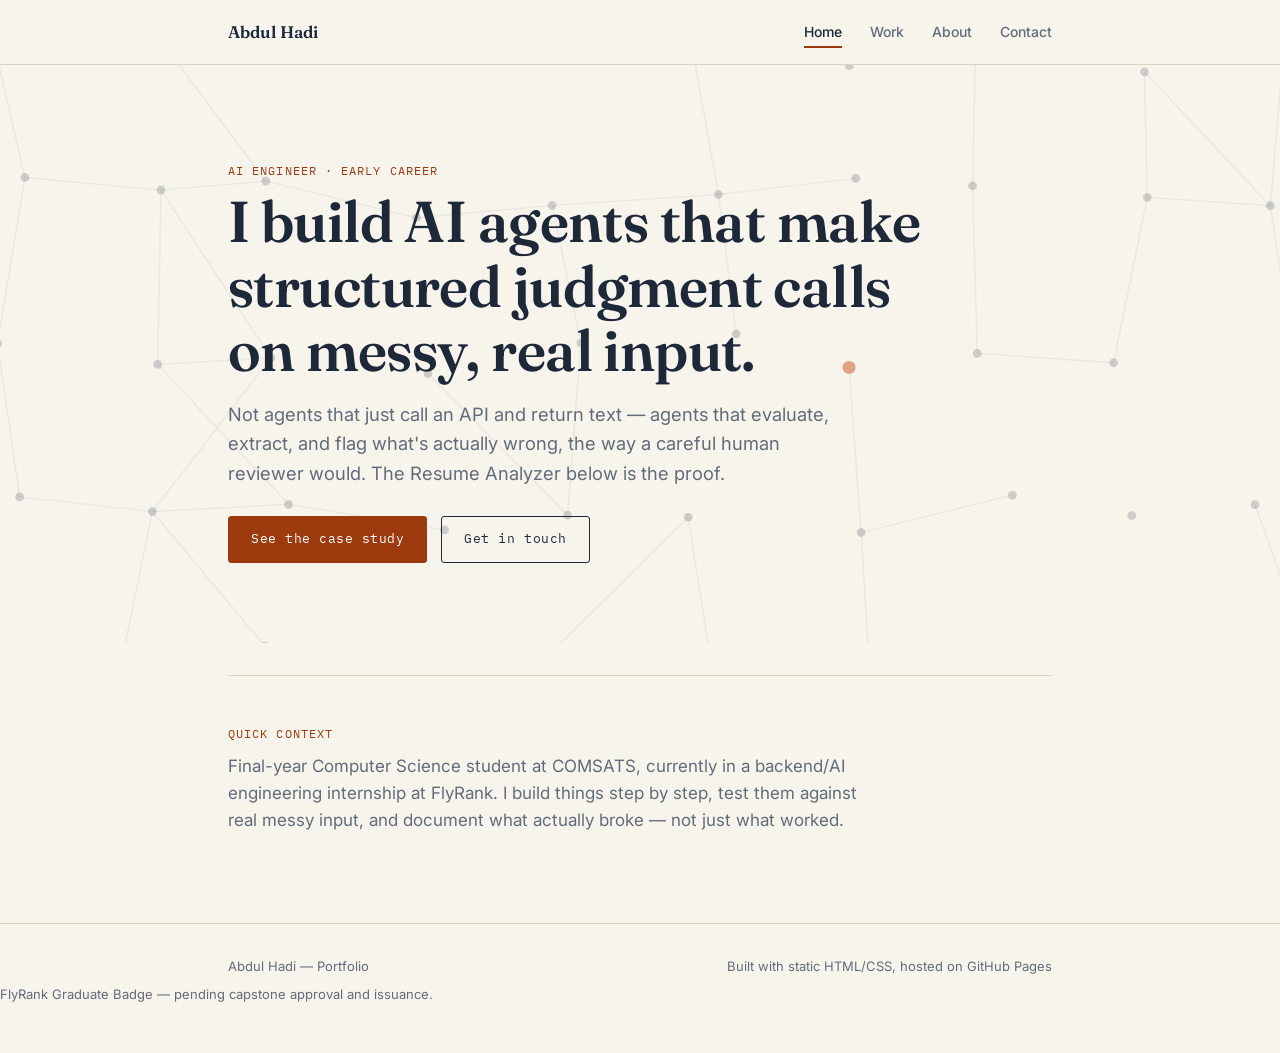
<file: index.html>
<!DOCTYPE html>
<html lang="en">

<head>
  <meta charset="UTF-8">
  <!-- Google tag (gtag.js) -->
  <script async src="https://www.googletagmanager.com/gtag/js?id=G-F2NT7NGS4K"></script>
  <script>
    window.dataLayer = window.dataLayer || [];
    function gtag() { dataLayer.push(arguments); }
    gtag('js', new Date());
    gtag('config', 'G-F2NT7NGS4K');
  </script>
  <meta name="viewport" content="width=device-width, initial-scale=1.0">
  <title>Abdul Hadi — AI Engineer</title>
  <meta name="description"
    content="Abdul Hadi — Backend & AI Engineering intern building agents that make structured judgment calls on real, messy input. See the Resume Analyzer case study.">
  <meta property="og:title" content="Abdul Hadi — AI Engineer">
  <meta property="og:description"
    content="I build AI agents that make structured judgment calls on messy, real input — not just call an API and return text.">
  <meta property="og:type" content="website">
  <meta property="og:url" content="https://haditci.site/">
  <link rel="icon" type="image/x-icon" href="/favicon.ico">
  <link rel="icon" type="image/png" sizes="32x32" href="/favicon-32.png">
  <link rel="apple-touch-icon" href="/apple-touch-icon.png">
  <link rel="preconnect" href="https://fonts.googleapis.com">
  <link rel="preconnect" href="https://fonts.gstatic.com" crossorigin>
  <link rel="stylesheet"
    href="https://fonts.googleapis.com/css2?family=Fraunces:opsz,wght@9..144,500;9..144,600&family=Inter:wght@400;500;600&family=IBM+Plex+Mono:wght@500&display=swap">
  <link rel="stylesheet" href="style.css">
</head>

<body>

  <nav class="site-nav">
    <div class="wrap">
      <a class="brand" href="index.html">Abdul Hadi</a>
      <ul class="navlinks">
        <li><a href="index.html" class="active">Home</a></li>
        <li><a href="work.html">Work</a></li>
        <li><a href="about.html">About</a></li>
        <li><a href="contact.html">Contact</a></li>
      </ul>
    </div>
  </nav>

  <main>
    <header class="hero">
      <svg class="hero-net" viewBox="0 0 880 420" preserveAspectRatio="xMidYMid slice"
        xmlns="http://www.w3.org/2000/svg">
        <line x1="-6.3" y1="-12.6" x2="103.2" y2="-15.4" stroke="#1D2939" stroke-opacity="0.10" stroke-width="1" />
        <line x1="-6.3" y1="-12.6" x2="17.1" y2="88.7" stroke="#1D2939" stroke-opacity="0.10" stroke-width="1" />
        <line x1="103.2" y1="-15.4" x2="196.8" y2="-4.8" stroke="#1D2939" stroke-opacity="0.10" stroke-width="1" />
        <line x1="103.2" y1="-15.4" x2="182.7" y2="91.2" stroke="#1D2939" stroke-opacity="0.10" stroke-width="1" />
        <line x1="196.8" y1="-4.8" x2="277.4" y2="0.3" stroke="#1D2939" stroke-opacity="0.10" stroke-width="1" />
        <line x1="473.4" y1="-14.7" x2="493.9" y2="100.4" stroke="#1D2939" stroke-opacity="0.10" stroke-width="1" />
        <line x1="670.9" y1="-10.0" x2="668.6" y2="94.4" stroke="#1D2939" stroke-opacity="0.10" stroke-width="1" />
        <line x1="786.8" y1="16.1" x2="788.7" y2="102.4" stroke="#1D2939" stroke-opacity="0.10" stroke-width="1" />
        <line x1="786.8" y1="16.1" x2="873.3" y2="108.1" stroke="#1D2939" stroke-opacity="0.10" stroke-width="1" />
        <line x1="882.8" y1="-3.7" x2="873.3" y2="108.1" stroke="#1D2939" stroke-opacity="0.10" stroke-width="1" />
        <line x1="17.1" y1="88.7" x2="110.7" y2="97.4" stroke="#1D2939" stroke-opacity="0.10" stroke-width="1" />
        <line x1="17.1" y1="88.7" x2="-1.7" y2="202.8" stroke="#1D2939" stroke-opacity="0.10" stroke-width="1" />
        <line x1="110.7" y1="97.4" x2="182.7" y2="91.2" stroke="#1D2939" stroke-opacity="0.10" stroke-width="1" />
        <line x1="110.7" y1="97.4" x2="108.4" y2="217.2" stroke="#1D2939" stroke-opacity="0.10" stroke-width="1" />
        <line x1="110.7" y1="97.4" x2="186.3" y2="212.7" stroke="#1D2939" stroke-opacity="0.10" stroke-width="1" />
        <line x1="182.7" y1="91.2" x2="286.4" y2="116.4" stroke="#1D2939" stroke-opacity="0.10" stroke-width="1" />
        <line x1="286.4" y1="116.4" x2="379.6" y2="107.9" stroke="#1D2939" stroke-opacity="0.10" stroke-width="1" />
        <line x1="379.6" y1="107.9" x2="493.9" y2="100.4" stroke="#1D2939" stroke-opacity="0.10" stroke-width="1" />
        <line x1="379.6" y1="107.9" x2="399.4" y2="202.4" stroke="#1D2939" stroke-opacity="0.10" stroke-width="1" />
        <line x1="493.9" y1="100.4" x2="588.4" y2="89.3" stroke="#1D2939" stroke-opacity="0.10" stroke-width="1" />
        <line x1="493.9" y1="100.4" x2="506.2" y2="196.3" stroke="#1D2939" stroke-opacity="0.10" stroke-width="1" />
        <line x1="668.6" y1="94.4" x2="671.9" y2="209.6" stroke="#1D2939" stroke-opacity="0.10" stroke-width="1" />
        <line x1="788.7" y1="102.4" x2="873.3" y2="108.1" stroke="#1D2939" stroke-opacity="0.10" stroke-width="1" />
        <line x1="788.7" y1="102.4" x2="765.6" y2="216.1" stroke="#1D2939" stroke-opacity="0.10" stroke-width="1" />
        <line x1="873.3" y1="108.1" x2="889.5" y2="212.6" stroke="#1D2939" stroke-opacity="0.10" stroke-width="1" />
        <line x1="-1.7" y1="202.8" x2="13.5" y2="308.3" stroke="#1D2939" stroke-opacity="0.10" stroke-width="1" />
        <line x1="108.4" y1="217.2" x2="186.3" y2="212.7" stroke="#1D2939" stroke-opacity="0.10" stroke-width="1" />
        <line x1="108.4" y1="217.2" x2="198.4" y2="313.4" stroke="#1D2939" stroke-opacity="0.10" stroke-width="1" />
        <line x1="186.3" y1="212.7" x2="104.8" y2="318.4" stroke="#1D2939" stroke-opacity="0.10" stroke-width="1" />
        <line x1="294.2" y1="223.5" x2="390.2" y2="320.9" stroke="#1D2939" stroke-opacity="0.10" stroke-width="1" />
        <line x1="399.4" y1="202.4" x2="390.2" y2="320.9" stroke="#1D2939" stroke-opacity="0.10" stroke-width="1" />
        <line x1="583.7" y1="219.3" x2="592.0" y2="332.8" stroke="#1D2939" stroke-opacity="0.10" stroke-width="1" />
        <line x1="671.9" y1="209.6" x2="765.6" y2="216.1" stroke="#1D2939" stroke-opacity="0.10" stroke-width="1" />
        <line x1="13.5" y1="308.3" x2="104.8" y2="318.4" stroke="#1D2939" stroke-opacity="0.10" stroke-width="1" />
        <line x1="104.8" y1="318.4" x2="198.4" y2="313.4" stroke="#1D2939" stroke-opacity="0.10" stroke-width="1" />
        <line x1="104.8" y1="318.4" x2="81.9" y2="429.7" stroke="#1D2939" stroke-opacity="0.10" stroke-width="1" />
        <line x1="104.8" y1="318.4" x2="182.2" y2="410.9" stroke="#1D2939" stroke-opacity="0.10" stroke-width="1" />
        <line x1="198.4" y1="313.4" x2="305.6" y2="331.0" stroke="#1D2939" stroke-opacity="0.10" stroke-width="1" />
        <line x1="473.1" y1="322.3" x2="376.0" y2="418.2" stroke="#1D2939" stroke-opacity="0.10" stroke-width="1" />
        <line x1="473.1" y1="322.3" x2="490.7" y2="433.8" stroke="#1D2939" stroke-opacity="0.10" stroke-width="1" />
        <line x1="592.0" y1="332.8" x2="696.0" y2="307.2" stroke="#1D2939" stroke-opacity="0.10" stroke-width="1" />
        <line x1="592.0" y1="332.8" x2="598.2" y2="433.1" stroke="#1D2939" stroke-opacity="0.10" stroke-width="1" />
        <line x1="862.8" y1="313.6" x2="896.5" y2="407.4" stroke="#1D2939" stroke-opacity="0.10" stroke-width="1" />
        <line x1="490.7" y1="433.8" x2="598.2" y2="433.1" stroke="#1D2939" stroke-opacity="0.10" stroke-width="1" />
        <line x1="676.5" y1="417.0" x2="777.1" y2="433.8" stroke="#1D2939" stroke-opacity="0.10" stroke-width="1" />
        <circle cx="-6.3" cy="-12.6" r="3" fill="#1D2939" fill-opacity="0.35" />
        <circle cx="103.2" cy="-15.4" r="3" fill="#1D2939" fill-opacity="0.35" />
        <circle cx="196.8" cy="-4.8" r="3" fill="#1D2939" fill-opacity="0.35" />
        <circle cx="277.4" cy="0.3" r="3" fill="#1D2939" fill-opacity="0.35" />
        <circle cx="374.5" cy="-2.4" r="3" fill="#1D2939" fill-opacity="0.35" />
        <circle cx="473.4" cy="-14.7" r="3" fill="#1D2939" fill-opacity="0.35" />
        <circle cx="583.9" cy="11.8" r="3" fill="#1D2939" fill-opacity="0.35" />
        <circle cx="670.9" cy="-10.0" r="3" fill="#1D2939" fill-opacity="0.35" />
        <circle cx="786.8" cy="16.1" r="3" fill="#1D2939" fill-opacity="0.35" />
        <circle cx="882.8" cy="-3.7" r="3" fill="#1D2939" fill-opacity="0.35" />
        <circle cx="17.1" cy="88.7" r="3" fill="#1D2939" fill-opacity="0.35" />
        <circle cx="110.7" cy="97.4" r="3" fill="#1D2939" fill-opacity="0.35" />
        <circle cx="182.7" cy="91.2" r="3" fill="#1D2939" fill-opacity="0.35" />
        <circle cx="286.4" cy="116.4" r="3" fill="#1D2939" fill-opacity="0.35" />
        <circle cx="379.6" cy="107.9" r="3" fill="#1D2939" fill-opacity="0.35" />
        <circle cx="493.9" cy="100.4" r="3" fill="#1D2939" fill-opacity="0.35" />
        <circle cx="588.4" cy="89.3" r="3" fill="#1D2939" fill-opacity="0.35" />
        <circle cx="668.6" cy="94.4" r="3" fill="#1D2939" fill-opacity="0.35" />
        <circle cx="788.7" cy="102.4" r="3" fill="#1D2939" fill-opacity="0.35" />
        <circle cx="873.3" cy="108.1" r="3" fill="#1D2939" fill-opacity="0.35" />
        <circle cx="-1.7" cy="202.8" r="3" fill="#1D2939" fill-opacity="0.35" />
        <circle cx="108.4" cy="217.2" r="3" fill="#1D2939" fill-opacity="0.35" />
        <circle cx="186.3" cy="212.7" r="3" fill="#1D2939" fill-opacity="0.35" />
        <circle cx="294.2" cy="223.5" r="3" fill="#1D2939" fill-opacity="0.35" />
        <circle cx="399.4" cy="202.4" r="3" fill="#1D2939" fill-opacity="0.35" />
        <circle cx="506.2" cy="196.3" r="3" fill="#1D2939" fill-opacity="0.35" />
        <circle cx="671.9" cy="209.6" r="3" fill="#1D2939" fill-opacity="0.35" />
        <circle cx="765.6" cy="216.1" r="3" fill="#1D2939" fill-opacity="0.35" />
        <circle cx="889.5" cy="212.6" r="3" fill="#1D2939" fill-opacity="0.35" />
        <circle cx="13.5" cy="308.3" r="3" fill="#1D2939" fill-opacity="0.35" />
        <circle cx="104.8" cy="318.4" r="3" fill="#1D2939" fill-opacity="0.35" />
        <circle cx="198.4" cy="313.4" r="3" fill="#1D2939" fill-opacity="0.35" />
        <circle cx="305.6" cy="331.0" r="3" fill="#1D2939" fill-opacity="0.35" />
        <circle cx="390.2" cy="320.9" r="3" fill="#1D2939" fill-opacity="0.35" />
        <circle cx="473.1" cy="322.3" r="3" fill="#1D2939" fill-opacity="0.35" />
        <circle cx="592.0" cy="332.8" r="3" fill="#1D2939" fill-opacity="0.35" />
        <circle cx="696.0" cy="307.2" r="3" fill="#1D2939" fill-opacity="0.35" />
        <circle cx="778.1" cy="321.1" r="3" fill="#1D2939" fill-opacity="0.35" />
        <circle cx="862.8" cy="313.6" r="3" fill="#1D2939" fill-opacity="0.35" />
        <circle cx="-12.0" cy="406.2" r="3" fill="#1D2939" fill-opacity="0.35" />
        <circle cx="81.9" cy="429.7" r="3" fill="#1D2939" fill-opacity="0.35" />
        <circle cx="182.2" cy="410.9" r="3" fill="#1D2939" fill-opacity="0.35" />
        <circle cx="289.4" cy="433.4" r="3" fill="#1D2939" fill-opacity="0.35" />
        <circle cx="376.0" cy="418.2" r="3" fill="#1D2939" fill-opacity="0.35" />
        <circle cx="490.7" cy="433.8" r="3" fill="#1D2939" fill-opacity="0.35" />
        <circle cx="598.2" cy="433.1" r="3" fill="#1D2939" fill-opacity="0.35" />
        <circle cx="676.5" cy="417.0" r="3" fill="#1D2939" fill-opacity="0.35" />
        <circle cx="777.1" cy="433.8" r="3" fill="#1D2939" fill-opacity="0.35" />
        <circle cx="896.5" cy="407.4" r="3" fill="#1D2939" fill-opacity="0.35" />
        <circle cx="583.7" cy="219.3" r="4.5" fill="#D2622F" />
      </svg>
      <div class="wrap">
        <div class="claim">
          <p class="eyebrow">AI Engineer · Early Career</p>
          <h1>I build AI agents that make structured judgment calls on messy, real input.</h1>
          <p class="lead">Not agents that just call an API and return text — agents that evaluate, extract, and flag
            what's actually wrong, the way a careful human reviewer would. The Resume Analyzer below is the proof.</p>
          <div class="cta-row">
            <a href="work.html" class="btn primary">See the case study</a>
            <a href="contact.html" class="btn">Get in touch</a>
          </div>
        </div>
      </div>
    </header>

    <section class="tight">
      <div class="wrap">
        <hr class="rule" style="margin-top:0;">
        <p class="eyebrow">Quick context</p>
        <p class="muted" style="max-width:640px;">Final-year Computer Science student at COMSATS, currently in a
          backend/AI engineering internship at FlyRank. I build things step by step, test them against real messy input,
          and document what actually broke — not just what worked.</p>
      </div>
    </section>
  </main>

  <footer>
    <div class="wrap">
      <span>Abdul Hadi — Portfolio</span>
      <span>Built with static HTML/CSS, hosted on GitHub Pages</span>
    </div>

    <p class="muted" style="font-size:13px; margin-top:8px;">
      FlyRank Graduate Badge — pending capstone approval and issuance.
    </p>

  </footer>

</body>
</file>
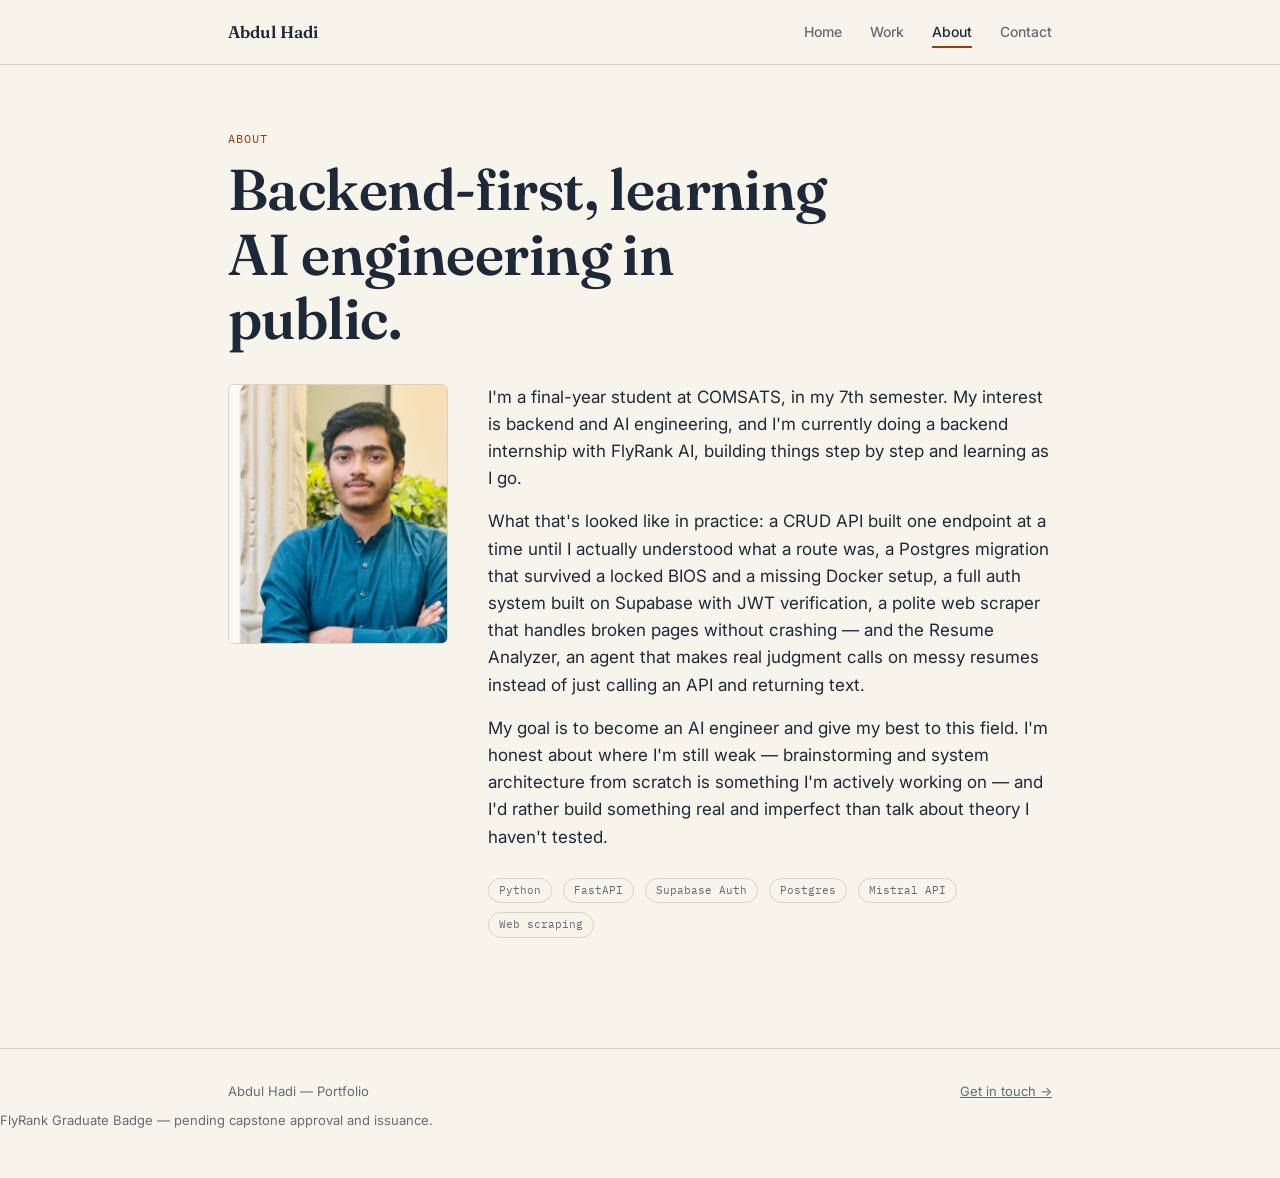
<file: about.html>
<!DOCTYPE html>
<html lang="en">

<head>
  <meta charset="UTF-8">
  <!-- Google tag (gtag.js) -->
  <script async src="https://www.googletagmanager.com/gtag/js?id=G-F2NT7NGS4K"></script>
  <script>
    window.dataLayer = window.dataLayer || [];
    function gtag() { dataLayer.push(arguments); }
    gtag('js', new Date());
    gtag('config', 'G-F2NT7NGS4K');
  </script>
  <meta name="viewport" content="width=device-width, initial-scale=1.0">
  <title>About — Abdul Hadi</title>
  <meta name="description"
    content="About Abdul Hadi — final-year Computer Science student at COMSATS, backend & AI engineering intern at FlyRank.">
  <meta property="og:title" content="About — Abdul Hadi">
  <meta property="og:description"
    content="Final-year Computer Science student at COMSATS, backend & AI engineering intern at FlyRank.">
  <meta property="og:type" content="website">
  <meta property="og:url" content="https://haditci.site/about.html">
  <link rel="icon" type="image/x-icon" href="/favicon.ico">
  <link rel="icon" type="image/png" sizes="32x32" href="/favicon-32.png">
  <link rel="apple-touch-icon" href="/apple-touch-icon.png">
  <link rel="preconnect" href="https://fonts.googleapis.com">
  <link rel="preconnect" href="https://fonts.gstatic.com" crossorigin>
  <link rel="stylesheet"
    href="https://fonts.googleapis.com/css2?family=Fraunces:opsz,wght@9..144,500;9..144,600&family=Inter:wght@400;500;600&family=IBM+Plex+Mono:wght@500&display=swap">
  <link rel="stylesheet" href="style.css">
</head>

<body>

  <nav class="site-nav">
    <div class="wrap">
      <a class="brand" href="index.html">Abdul Hadi</a>
      <ul class="navlinks">
        <li><a href="index.html">Home</a></li>
        <li><a href="work.html">Work</a></li>
        <li><a href="about.html" class="active">About</a></li>
        <li><a href="contact.html">Contact</a></li>
      </ul>
    </div>
  </nav>

  <main>
    <section>
      <div class="wrap">
        <p class="eyebrow">About</p>
        <h1 style="max-width:600px;">Backend-first, learning AI engineering in public.</h1>

        <div class="about-grid" style="margin-top:32px;">
          <div class="photo-col"><img src="assets/real_photo.png" alt="Photo of Abdul Hadi"></div>
          <div class="text-col">
            <p>I'm a final-year student at COMSATS, in my 7th semester. My interest is backend and AI engineering, and
              I'm
              currently doing a backend internship with FlyRank AI, building things step by step and learning as I go.
            </p>
            <p>What that's looked like in practice: a CRUD API built one endpoint at a time until I actually understood
              what a route was, a Postgres migration that survived a locked BIOS and a missing Docker setup, a full auth
              system built on Supabase with JWT verification, a polite web scraper that handles broken pages without
              crashing — and the Resume Analyzer, an agent that makes real judgment calls on messy resumes instead of
              just
              calling an API and returning text.</p>
            <p>My goal is to become an AI engineer and give my best to this field. I'm honest about where I'm still weak
              —
              brainstorming and system architecture from scratch is something I'm actively working on — and I'd rather
              build something real and imperfect than talk about theory I haven't tested.</p>
            <div style="margin-top:24px;">
              <span class="pill">Python</span>
              <span class="pill">FastAPI</span>
              <span class="pill">Supabase Auth</span>
              <span class="pill">Postgres</span>
              <span class="pill">Mistral API</span>
              <span class="pill">Web scraping</span>
            </div>
          </div>
        </div>
      </div>
    </section>
  </main>

  <footer>
    <div class="wrap">
      <span>Abdul Hadi — Portfolio</span>
      <span><a href="contact.html">Get in touch →</a></span>
    </div>

    <p class="muted" style="font-size:13px; margin-top:8px;">
      FlyRank Graduate Badge — pending capstone approval and issuance.
    </p>

  </footer>

</body>

</html>
</file>
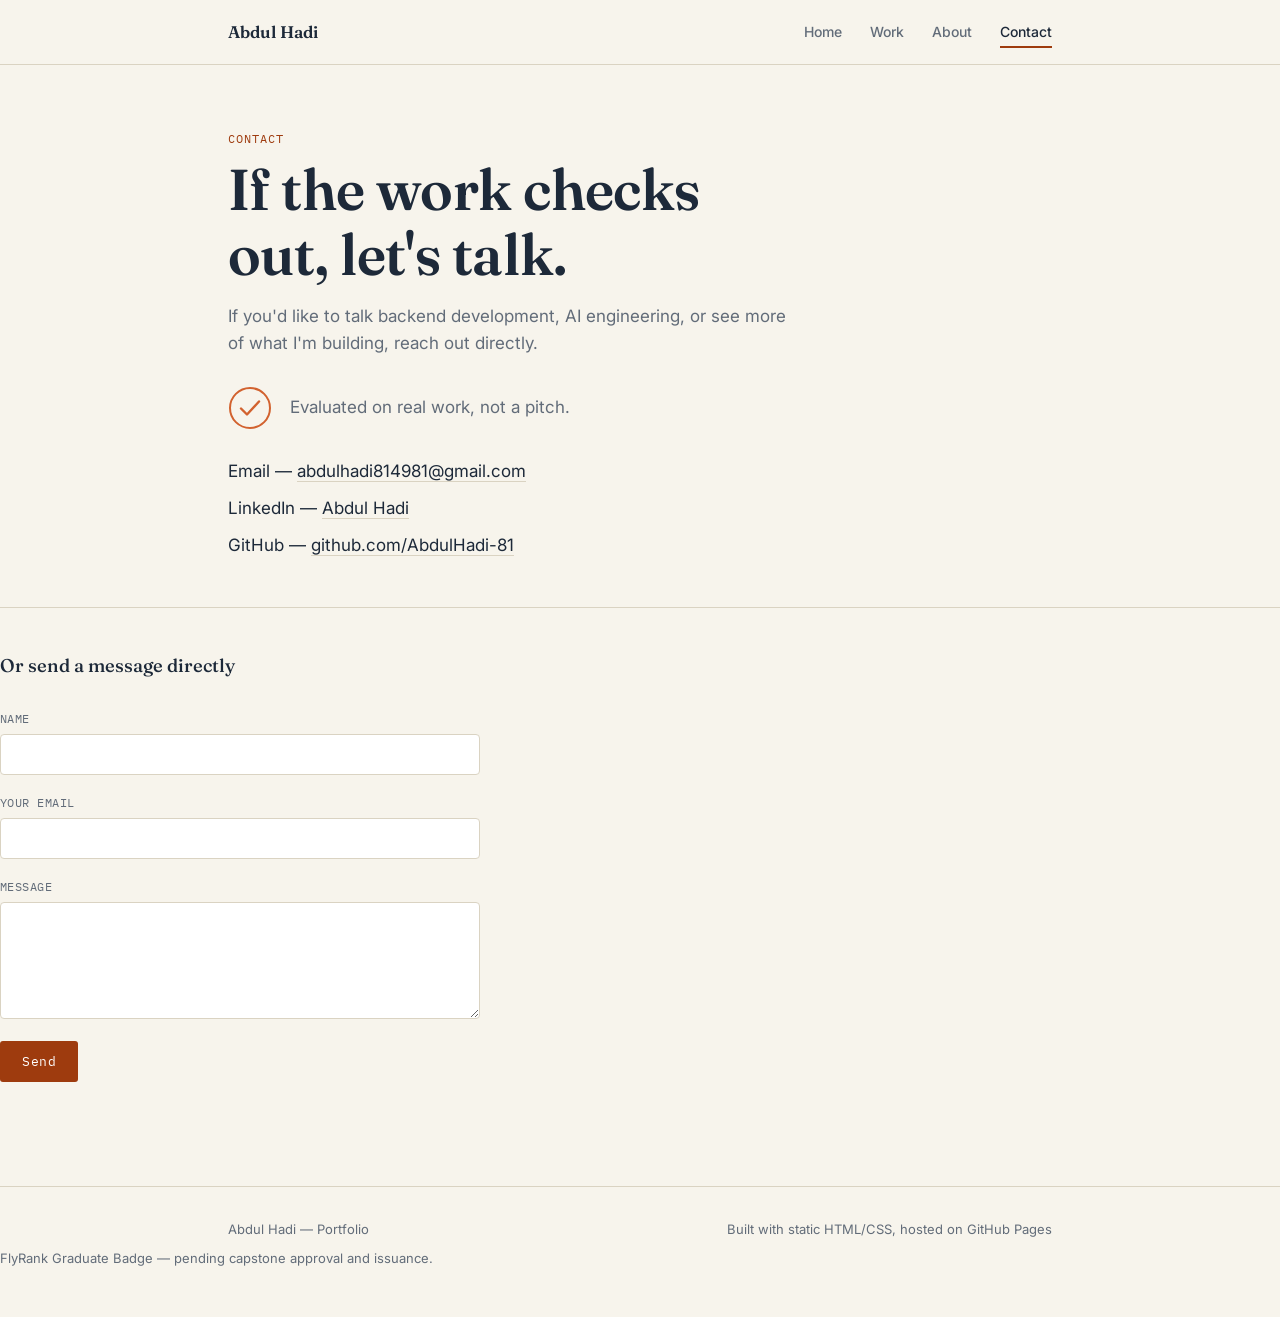
<file: contact.html>
<!DOCTYPE html>
<html lang="en">

<head>
  <meta charset="UTF-8">
  <!-- Google tag (gtag.js) -->
  <script async src="https://www.googletagmanager.com/gtag/js?id=G-F2NT7NGS4K"></script>
  <script>
    window.dataLayer = window.dataLayer || [];
    function gtag() { dataLayer.push(arguments); }
    gtag('js', new Date());
    gtag('config', 'G-F2NT7NGS4K');
  </script>
  <meta name="viewport" content="width=device-width, initial-scale=1.0">
  <title>Contact — Abdul Hadi</title>
  <meta name="description"
    content="Get in touch with Abdul Hadi — backend & AI engineering. Email, LinkedIn, GitHub, or send a message directly.">
  <meta property="og:title" content="Contact — Abdul Hadi">
  <meta property="og:description" content="Get in touch with Abdul Hadi — backend & AI engineering.">
  <meta property="og:type" content="website">
  <meta property="og:url" content="https://haditci.site/contact.html">
  <link rel="icon" type="image/x-icon" href="/favicon.ico">
  <link rel="icon" type="image/png" sizes="32x32" href="/favicon-32.png">
  <link rel="apple-touch-icon" href="/apple-touch-icon.png">
  <link rel="preconnect" href="https://fonts.googleapis.com">
  <link rel="preconnect" href="https://fonts.gstatic.com" crossorigin>
  <link rel="stylesheet"
    href="https://fonts.googleapis.com/css2?family=Fraunces:opsz,wght@9..144,500;9..144,600&family=Inter:wght@400;500;600&family=IBM+Plex+Mono:wght@500&display=swap">
  <link rel="stylesheet" href="style.css">
</head>

<body>

  <nav class="site-nav">
    <div class="wrap">
      <a class="brand" href="index.html">Abdul Hadi</a>
      <ul class="navlinks">
        <li><a href="index.html">Home</a></li>
        <li><a href="work.html">Work</a></li>
        <li><a href="about.html">About</a></li>
        <li><a href="contact.html" class="active">Contact</a></li>
      </ul>
    </div>
  </nav>

  <main>
    <section>
      <div class="wrap">
        <p class="eyebrow">Contact</p>
        <h1 style="max-width:560px;">If the work checks out, let's talk.</h1>
        <p class="muted" style="max-width:560px;">If you'd like to talk backend development, AI engineering, or see more
          of what I'm building, reach out directly.</p>

        <div class="contact-block">
          <svg class="contact-icon" viewBox="0 0 44 44" fill="none" xmlns="http://www.w3.org/2000/svg">
            <circle cx="22" cy="22" r="20" stroke="#D2622F" stroke-width="2" />
            <path d="M13 22.5L19 28.5L31 15.5" stroke="#D2622F" stroke-width="2.4" stroke-linecap="round"
              stroke-linejoin="round" />
          </svg>
          <p class="muted" style="margin:0;">Evaluated on real work, not a pitch.</p>
        </div>

        <ul class="contact-links">
          <li>Email — <a href="mailto:abdulhadi814981@gmail.com">abdulhadi814981@gmail.com</a></li>
          <li>LinkedIn — <a href="https://www.linkedin.com/in/abdul-hadi-93919a35b" target="_blank" rel="noopener">Abdul
              Hadi</a></li>
          <li>GitHub — <a href="https://github.com/AbdulHadi-81" target="_blank"
              rel="noopener">github.com/AbdulHadi-81</a></li>
        </ul>
      </div>
      <hr class="rule">
      <h3>Or send a message directly</h3>
      <form action="https://formspree.io/f/xbgrzyok" method="POST" class="contact-form">
        <label for="name">Name</label>
        <input type="text" id="name" name="name" required>

        <label for="email">Your email</label>
        <input type="email" id="email" name="email" required>

        <label for="message">Message</label>
        <textarea id="message" name="message" rows="5" required></textarea>

        <button type="submit" class="btn primary">Send</button>
      </form>
    </section>
  </main>

  <footer>
    <div class="wrap">
      <span>Abdul Hadi — Portfolio</span>
      <span>Built with static HTML/CSS, hosted on GitHub Pages</span>
    </div>

    <p class="muted" style="font-size:13px; margin-top:8px;">
      FlyRank Graduate Badge — pending capstone approval and issuance.
    </p>

  </footer>

</body>

</html>
</file>
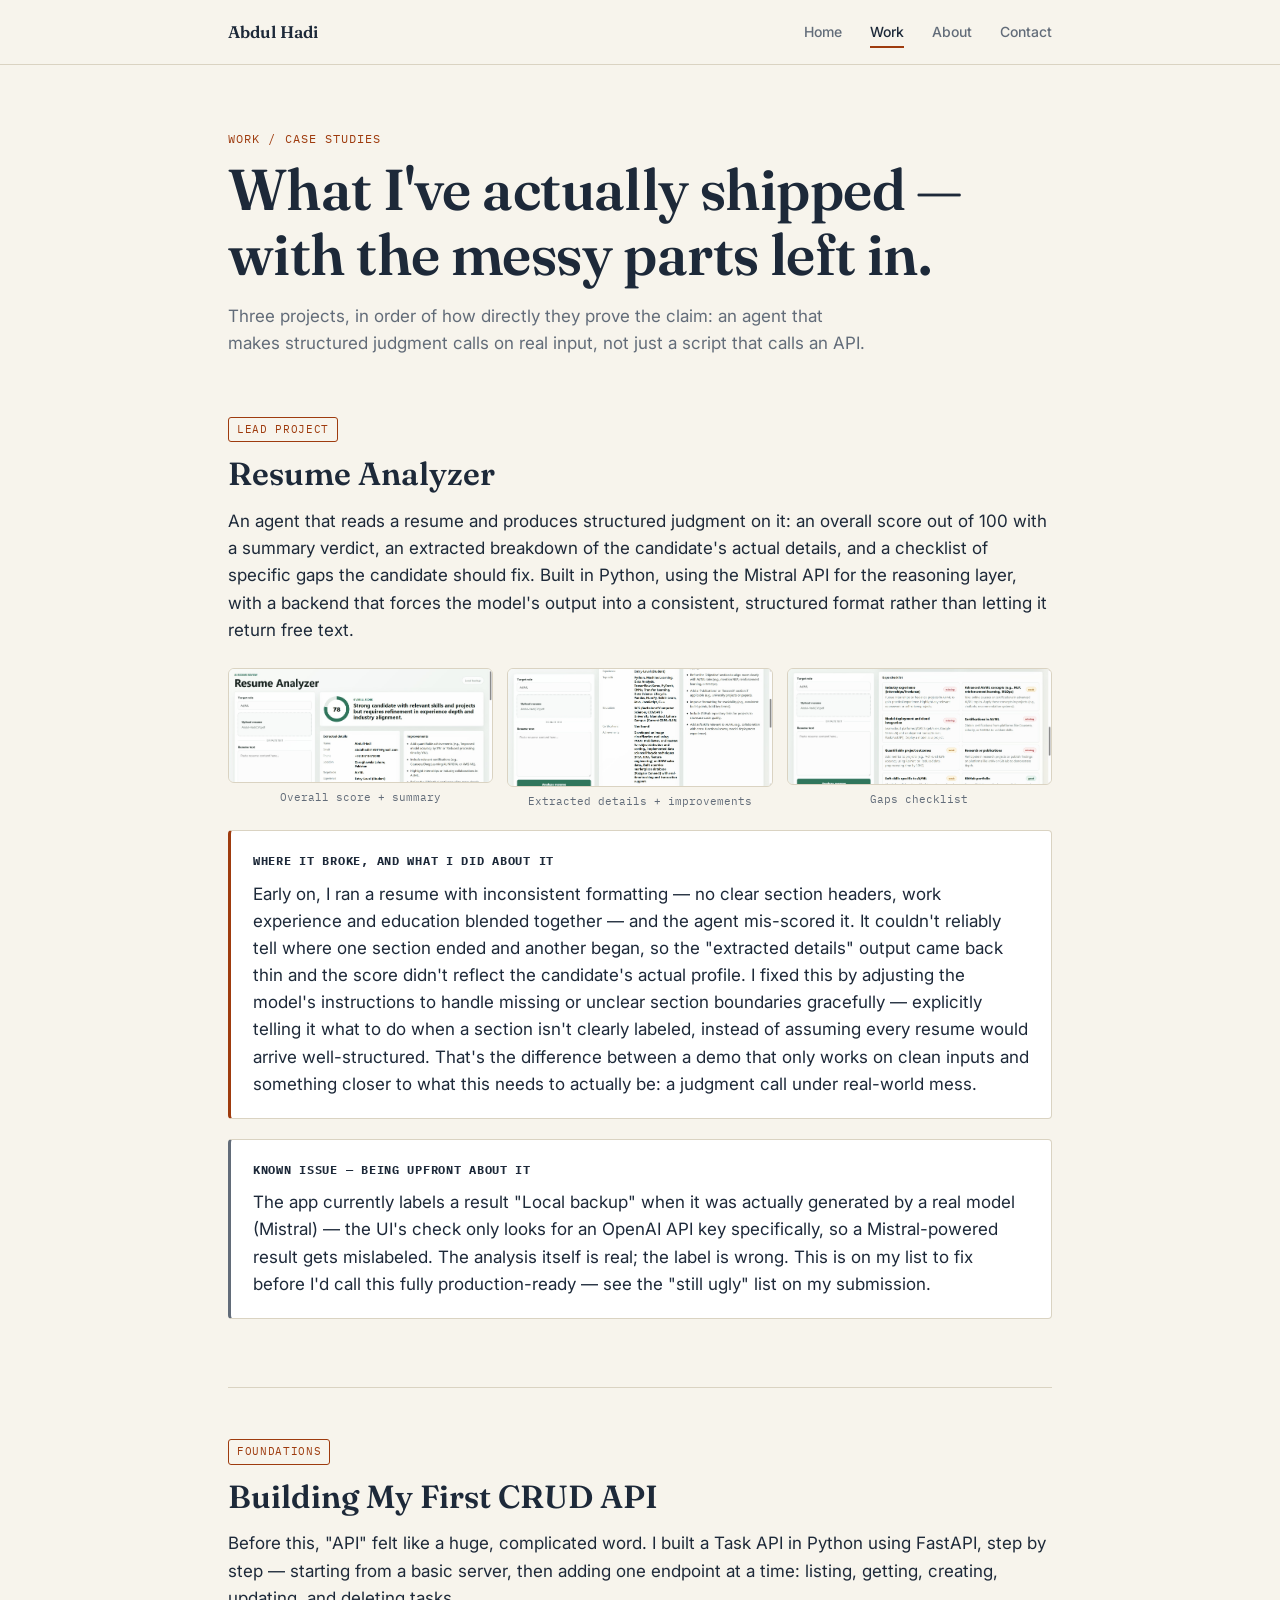
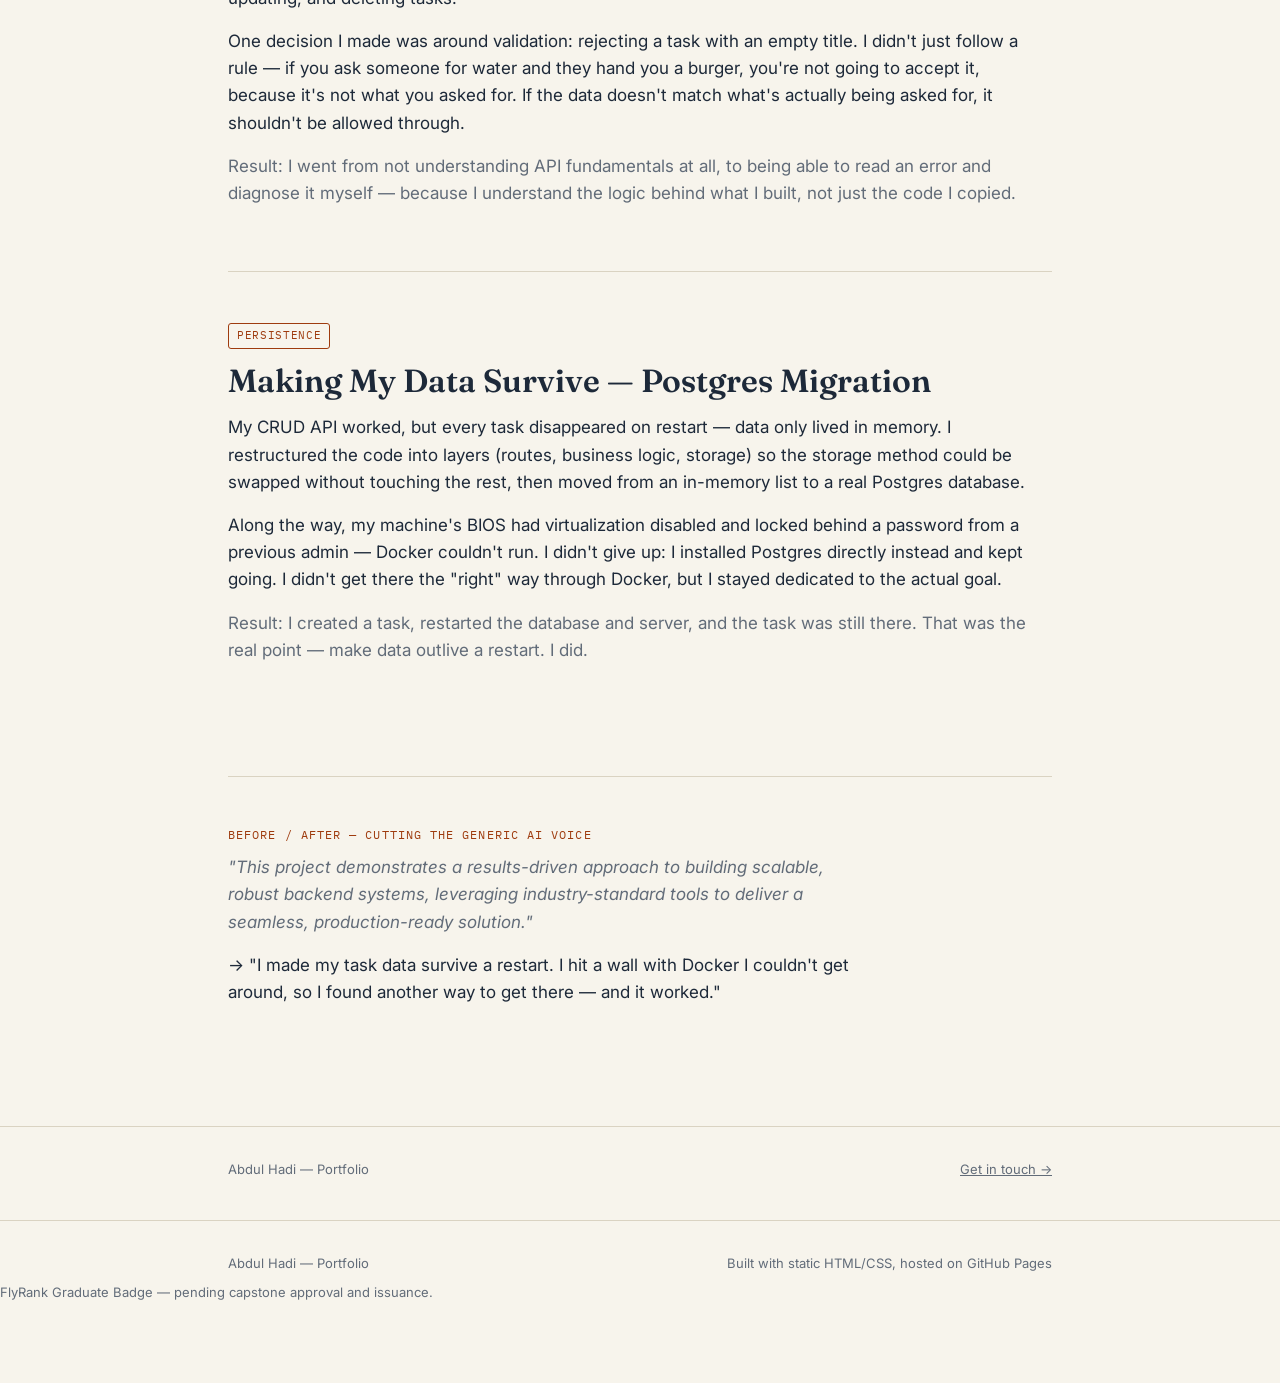
<file: work.html>
<!DOCTYPE html>
<html lang="en">

<head>
  <meta charset="UTF-8">
  <!-- Google tag (gtag.js) -->
  <script async src="https://www.googletagmanager.com/gtag/js?id=G-F2NT7NGS4K"></script>
  <script>
    window.dataLayer = window.dataLayer || [];
    function gtag() { dataLayer.push(arguments); }
    gtag('js', new Date());
    gtag('config', 'G-F2NT7NGS4K');
  </script>
  <meta name="viewport" content="width=device-width, initial-scale=1.0">
  <title>Work — Abdul Hadi</title>
  <meta name="description"
    content="Case studies: a Resume Analyzer agent built with Mistral, a FastAPI/Postgres backend, and a Supabase auth system — with the messy parts documented.">
  <meta property="og:title" content="Work — Abdul Hadi">
  <meta property="og:description"
    content="Case studies: a Resume Analyzer agent, a FastAPI/Postgres backend, and a Supabase auth system.">
  <meta property="og:type" content="website">
  <meta property="og:url" content="https://haditci.site/work.html">
  <link rel="icon" type="image/x-icon" href="/favicon.ico">
  <link rel="icon" type="image/png" sizes="32x32" href="/favicon-32.png">
  <link rel="apple-touch-icon" href="/apple-touch-icon.png">
  <link rel="preconnect" href="https://fonts.googleapis.com">
  <link rel="preconnect" href="https://fonts.gstatic.com" crossorigin>
  <link rel="stylesheet"
    href="https://fonts.googleapis.com/css2?family=Fraunces:opsz,wght@9..144,500;9..144,600&family=Inter:wght@400;500;600&family=IBM+Plex+Mono:wght@500&display=swap">
  <link rel="stylesheet" href="style.css">
</head>

<body>

  <nav class="site-nav">
    <div class="wrap">
      <a class="brand" href="index.html">Abdul Hadi</a>
      <ul class="navlinks">
        <li><a href="index.html">Home</a></li>
        <li><a href="work.html" class="active">Work</a></li>
        <li><a href="about.html">About</a></li>
        <li><a href="contact.html">Contact</a></li>
      </ul>
    </div>
  </nav>

  <main>
    <section>
      <div class="wrap">
        <p class="eyebrow">Work / Case Studies</p>
        <h1>What I've actually shipped — with the messy parts left in.</h1>
        <p class="muted" style="max-width:640px;">Three projects, in order of how directly they prove the claim: an
          agent
          that makes structured judgment calls on real input, not just a script that calls an API.</p>

        <!-- CASE STUDY 1: RESUME ANALYZER -->
        <div class="case" style="border-top:none; padding-top:40px;">
          <span class="tag">Lead project</span>
          <h2>Resume Analyzer</h2>
          <p>An agent that reads a resume and produces structured judgment on it: an overall score out of 100 with a
            summary verdict, an extracted breakdown of the candidate's actual details, and a checklist of specific gaps
            the candidate should fix. Built in Python, using the Mistral API for the reasoning layer, with a backend
            that
            forces the model's output into a consistent, structured format rather than letting it return free text.</p>

          <div class="shot-row">
            <figure>
              <img src="assets/screenshot1_score.png" alt="Overall score and summary verdict from the Resume Analyzer">
              <figcaption>Overall score + summary</figcaption>
            </figure>
            <figure>
              <img src="assets/screenshot2_details.png" alt="Extracted candidate details and suggested improvements">
              <figcaption>Extracted details + improvements</figcaption>
            </figure>
            <figure>
              <img src="assets/screenshot3_gaps.png" alt="Gaps checklist output">
              <figcaption>Gaps checklist</figcaption>
            </figure>
          </div>

          <div class="callout">
            <h4>Where it broke, and what I did about it</h4>
            <p style="margin-bottom:0;">Early on, I ran a resume with inconsistent formatting — no clear section
              headers,
              work experience and education blended together — and the agent mis-scored it. It couldn't reliably tell
              where one section ended and another began, so the "extracted details" output came back thin and the score
              didn't reflect the candidate's actual profile. I fixed this by adjusting the model's instructions to
              handle
              missing or unclear section boundaries gracefully — explicitly telling it what to do when a section isn't
              clearly labeled, instead of assuming every resume would arrive well-structured. That's the difference
              between a demo that only works on clean inputs and something closer to what this needs to actually be: a
              judgment call under real-world mess.</p>
          </div>

          <div class="callout note">
            <h4>Known issue — being upfront about it</h4>
            <p style="margin-bottom:0;">The app currently labels a result "Local backup" when it was actually generated
              by
              a real model (Mistral) — the UI's check only looks for an OpenAI API key specifically, so a
              Mistral-powered
              result gets mislabeled. The analysis itself is real; the label is wrong. This is on my list to fix before
              I'd call this fully production-ready — see the "still ugly" list on my submission.</p>
          </div>
        </div>

        <!-- CASE STUDY 2: CRUD API -->
        <div class="case">
          <span class="tag">Foundations</span>
          <h2>Building My First CRUD API</h2>
          <p>Before this, "API" felt like a huge, complicated word. I built a Task API in Python using FastAPI, step by
            step — starting from a basic server, then adding one endpoint at a time: listing, getting, creating,
            updating,
            and deleting tasks.</p>
          <p>One decision I made was around validation: rejecting a task with an empty title. I didn't just follow a
            rule
            — if you ask someone for water and they hand you a burger, you're not going to accept it, because it's not
            what you asked for. If the data doesn't match what's actually being asked for, it shouldn't be allowed
            through.</p>
          <p class="muted">Result: I went from not understanding API fundamentals at all, to being able to read an error
            and diagnose it myself — because I understand the logic behind what I built, not just the code I copied.</p>
        </div>

        <!-- CASE STUDY 3: POSTGRES -->
        <div class="case">
          <span class="tag">Persistence</span>
          <h2>Making My Data Survive — Postgres Migration</h2>
          <p>My CRUD API worked, but every task disappeared on restart — data only lived in memory. I restructured the
            code into layers (routes, business logic, storage) so the storage method could be swapped without touching
            the
            rest, then moved from an in-memory list to a real Postgres database.</p>
          <p>Along the way, my machine's BIOS had virtualization disabled and locked behind a password from a previous
            admin — Docker couldn't run. I didn't give up: I installed Postgres directly instead and kept going. I
            didn't
            get there the "right" way through Docker, but I stayed dedicated to the actual goal.</p>
          <p class="muted">Result: I created a task, restarted the database and server, and the task was still there.
            That
            was the real point — make data outlive a restart. I did.</p>
        </div>

        <hr class="rule">
        <p class="eyebrow">Before / after — cutting the generic AI voice</p>
        <p class="muted" style="max-width:640px; font-style:italic;">"This project demonstrates a results-driven
          approach
          to building scalable, robust backend systems, leveraging industry-standard tools to deliver a seamless,
          production-ready solution."</p>
        <p style="max-width:640px;">→ "I made my task data survive a restart. I hit a wall with Docker I couldn't get
          around, so I found another way to get there — and it worked."</p>
      </div>
    </section>
  </main>

  <footer>
    <div class="wrap">
      <span>Abdul Hadi — Portfolio</span>
      <span><a href="contact.html">Get in touch →</a></span>
    </div>

    <footer>
      <div class="wrap">
        <span>Abdul Hadi — Portfolio</span>
        <span>Built with static HTML/CSS, hosted on GitHub Pages</span>
      </div>

      <p class="muted" style="font-size:13px; margin-top:8px;">
        FlyRank Graduate Badge — pending capstone approval and issuance.
      </p>

    </footer>

  </footer>

</body>

</html>
</file>
<file: style.css>
:root {
  --bg: #F7F4EC;
  --ink: #1D2939;
  --muted: #626C79;
  --line: #DAD3C2;
  --accent: #9E3B0E;
  --panel: #FFFFFF;
  --max: 880px;
}

* { box-sizing: border-box; }

html { scroll-behavior: smooth; }

body {
  margin: 0;
  background: var(--bg);
  color: var(--ink);
  font-family: 'Inter', sans-serif;
  font-size: 17px;
  line-height: 1.6;
  -webkit-font-smoothing: antialiased;
}

a { color: inherit; }

.wrap {
  max-width: var(--max);
  margin: 0 auto;
  padding: 0 28px;
}

.eyebrow {
  font-family: 'IBM Plex Mono', monospace;
  font-size: 12px;
  letter-spacing: 0.09em;
  text-transform: uppercase;
  color: var(--accent);
  margin: 0 0 10px;
}

h1, h2, h3 {
  font-family: 'Fraunces', serif;
  font-weight: 600;
  line-height: 1.12;
  margin: 0 0 16px;
}

h1 { font-size: clamp(2.3rem, 5vw, 3.6rem); letter-spacing: -0.01em; }
h2 { font-size: clamp(1.5rem, 3vw, 2rem); }
h3 { font-size: 1.15rem; font-weight: 500; }

p { margin: 0 0 16px; color: var(--ink); }
.muted { color: var(--muted); }

hr.rule {
  border: none;
  border-top: 1px solid var(--line);
  margin: 48px 0;
}

/* Nav */
nav.site-nav {
  border-bottom: 1px solid var(--line);
  background: var(--bg);
  position: sticky;
  top: 0;
  z-index: 50;
}
nav.site-nav .wrap {
  display: flex;
  align-items: center;
  justify-content: space-between;
  height: 64px;
}
.brand {
  font-family: 'Fraunces', serif;
  font-weight: 600;
  font-size: 1.05rem;
  text-decoration: none;
}
.navlinks { display: flex; gap: 28px; list-style: none; margin: 0; padding: 0; align-items: center; }
.navlinks li { display: inline-block; }
.navlinks a {
  text-decoration: none;
  font-size: 14px;
  color: var(--muted);
  font-weight: 500;
  padding: 6px 0;
  border-bottom: 2px solid transparent;
  transition: color .15s, border-color .15s;
}
.navlinks a:hover, .navlinks a.active {
  color: var(--ink);
  border-color: var(--accent);
}

/* Hero */
.hero {
  position: relative;
  padding: 96px 0 80px;
  overflow: hidden;
}
.hero-net {
  position: absolute;
  inset: 0;
  width: 100%;
  height: 100%;
  opacity: 0.55;
  z-index: 0;
}
.hero .wrap { position: relative; z-index: 1; }
.hero .claim {
  max-width: 720px;
}
.hero .claim p.lead {
  font-size: 1.15rem;
  color: var(--muted);
  max-width: 620px;
}

.btn {
  display: inline-block;
  font-family: 'IBM Plex Mono', monospace;
  font-size: 13px;
  letter-spacing: 0.04em;
  text-decoration: none;
  padding: 12px 22px;
  border: 1px solid var(--ink);
  border-radius: 3px;
  color: var(--ink);
  transition: background .15s, color .15s;
}
.btn:hover { background: var(--ink); color: var(--bg); }
.btn.primary {
  background: var(--accent);
  border-color: var(--accent);
  color: white;
}
.btn.primary:hover { background: #84300A; border-color: #84300A; }

.cta-row { display: flex; gap: 14px; margin-top: 28px; flex-wrap: wrap; }

/* Sections */
section { padding: 64px 0; }
section.tight { padding: 32px 0; }

/* Case study card */
.case {
  border-top: 1px solid var(--line);
  padding: 48px 0;
}
.case:first-of-type { border-top: none; }
.case .tag {
  display: inline-block;
  font-family: 'IBM Plex Mono', monospace;
  font-size: 11px;
  letter-spacing: 0.06em;
  text-transform: uppercase;
  color: var(--accent);
  border: 1px solid var(--accent);
  border-radius: 3px;
  padding: 3px 8px;
  margin-bottom: 14px;
}

.shot-row {
  display: flex;
  gap: 14px;
  margin: 24px 0 8px;
  flex-wrap: wrap;
}
.shot-row figure { margin: 0; flex: 1 1 0; min-width: 200px; }
.shot-row img {
  width: 100%;
  display: block;
  border: 1px solid var(--line);
  border-radius: 6px;
  background: white;
}
.shot-row figcaption {
  font-family: 'IBM Plex Mono', monospace;
  font-size: 11px;
  color: var(--muted);
  margin-top: 6px;
  text-align: center;
}

.callout {
  background: var(--panel);
  border: 1px solid var(--line);
  border-left: 3px solid var(--accent);
  border-radius: 4px;
  padding: 20px 22px;
  margin: 20px 0;
}
.callout.note {
  border-left-color: var(--muted);
}
.callout h4 {
  font-family: 'IBM Plex Mono', monospace;
  font-size: 12px;
  text-transform: uppercase;
  letter-spacing: .06em;
  margin: 0 0 10px;
  color: var(--ink);
}

/* About */
.about-grid {
  display: flex;
  gap: 40px;
  align-items: flex-start;
  flex-wrap: wrap;
}
.about-grid .photo-col { flex: 0 0 220px; width: 220px; }
.about-grid .text-col { flex: 1 1 380px; min-width: 280px; }
.about-grid img {
  width: 220px;
  height: 260px;
  object-fit: cover;
  border-radius: 6px;
  border: 1px solid var(--line);
  display: block;
}
@media (max-width: 640px) {
  .shot-row { flex-direction: column; }
}

/* Contact */
.contact-block {
  display: flex;
  align-items: center;
  gap: 18px;
  margin: 28px 0;
}
.contact-icon {
  flex: none;
  width: 44px; height: 44px;
}
.contact-links { list-style: none; margin: 0; padding: 0; }
.contact-links li { margin-bottom: 10px; }
.contact-links a { text-decoration: none; border-bottom: 1px solid var(--line); }
.contact-links a:hover { border-color: var(--accent); }

footer {
  border-top: 1px solid var(--line);
  padding: 32px 0;
  margin-top: 40px;
}
footer .wrap {
  display: flex;
  justify-content: space-between;
  font-size: 13px;
  color: var(--muted);
}

.pill {
  display: inline-block;
  font-family: 'IBM Plex Mono', monospace;
  font-size: 11px;
  color: var(--muted);
  border: 1px solid var(--line);
  border-radius: 20px;
  padding: 3px 10px;
  margin: 0 6px 6px 0;
}


.contact-form {
  display: flex;
  flex-direction: column;
  gap: 6px;
  max-width: 480px;
  margin-top: 20px;
}
.contact-form label {
  font-family: 'IBM Plex Mono', monospace;
  font-size: 12px;
  text-transform: uppercase;
  letter-spacing: 0.04em;
  color: var(--muted);
  margin-top: 12px;
}
.contact-form input,
.contact-form textarea {
  font-family: 'Inter', sans-serif;
  font-size: 15px;
  padding: 10px 12px;
  border: 1px solid var(--line);
  border-radius: 4px;
  background: #FFFFFF;
  color: var(--ink);
}
.contact-form input:focus,
.contact-form textarea:focus {
  outline: none;
  border-color: var(--accent);
}
.contact-form button {
  margin-top: 16px;
  align-self: flex-start;
  cursor: pointer;
  background: var(--accent);
  border: none;
}
</file>
